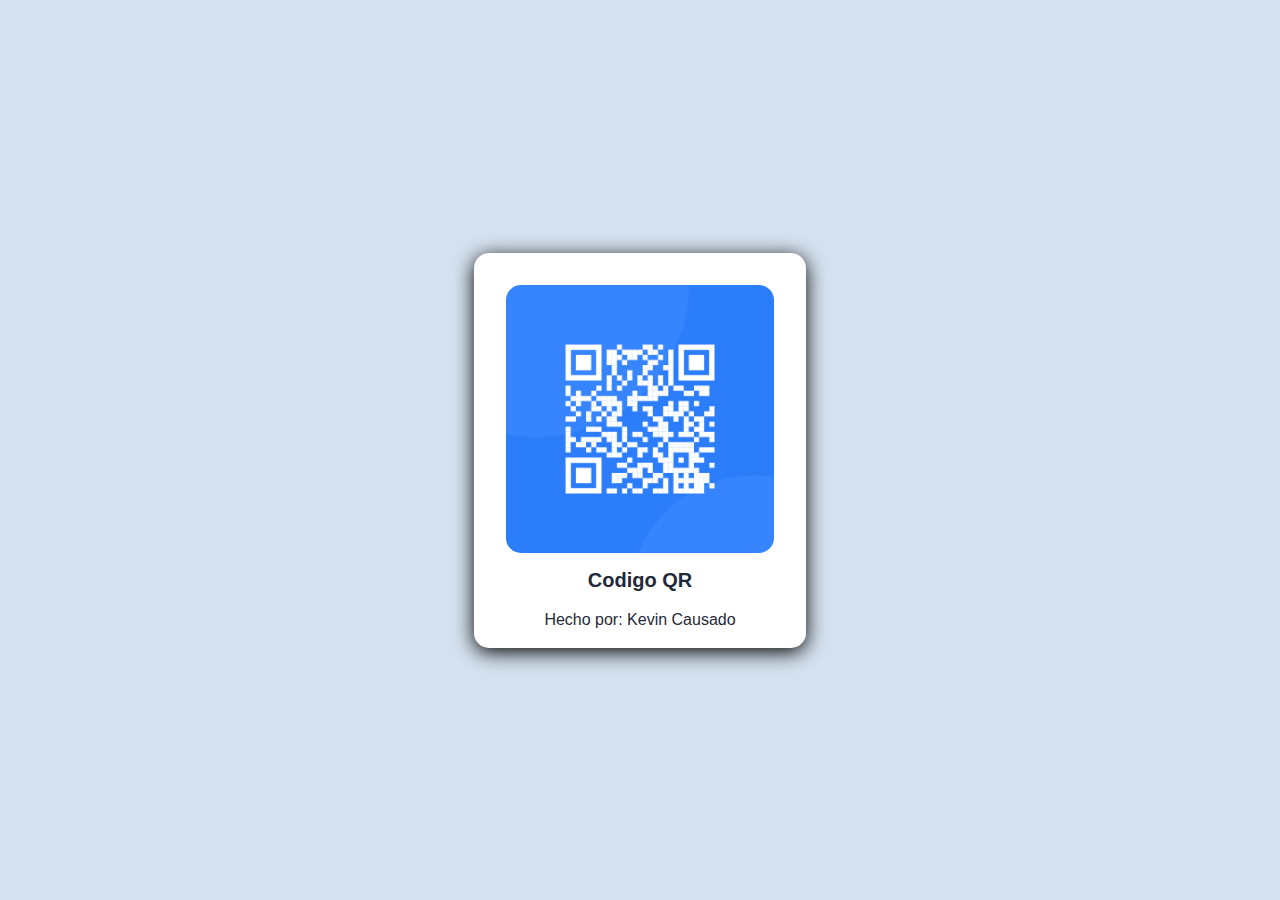
<file: challenge_1/index.html>
<!DOCTYPE html>
<html lang="en">
<head>
  <meta charset="UTF-8">
  <meta name="viewport" content="width=device-width, initial-scale=1.0"> <!-- displays site properly based on user's device -->

  <link rel="icon" type="image/png" sizes="32x32" href="./images/favicon-32x32.png">
  <link rel="stylesheet" href="./css/challenge_1/style.css">
  
  <title>Frontend Mentor | QR code component</title>

  <!-- Feel free to remove these styles or customise in your own stylesheet 👍 -->
  <style>
    .attribution { font-size: 11px; text-align: center; }
    .attribution a { color: hsl(228, 45%, 44%); }
  </style>
</head>
<body>
     
    <div class="card">
      <div class="qr-container">
        <img src="./images/challenge_1/image-qr-code.png" alt="Còdigo QR" class="qr-image">
      </div>
      <h2>Codigo QR</h2>
    <p>Hecho por: Kevin Causado</p>
    </div>
    
</body>
</html>
</file>
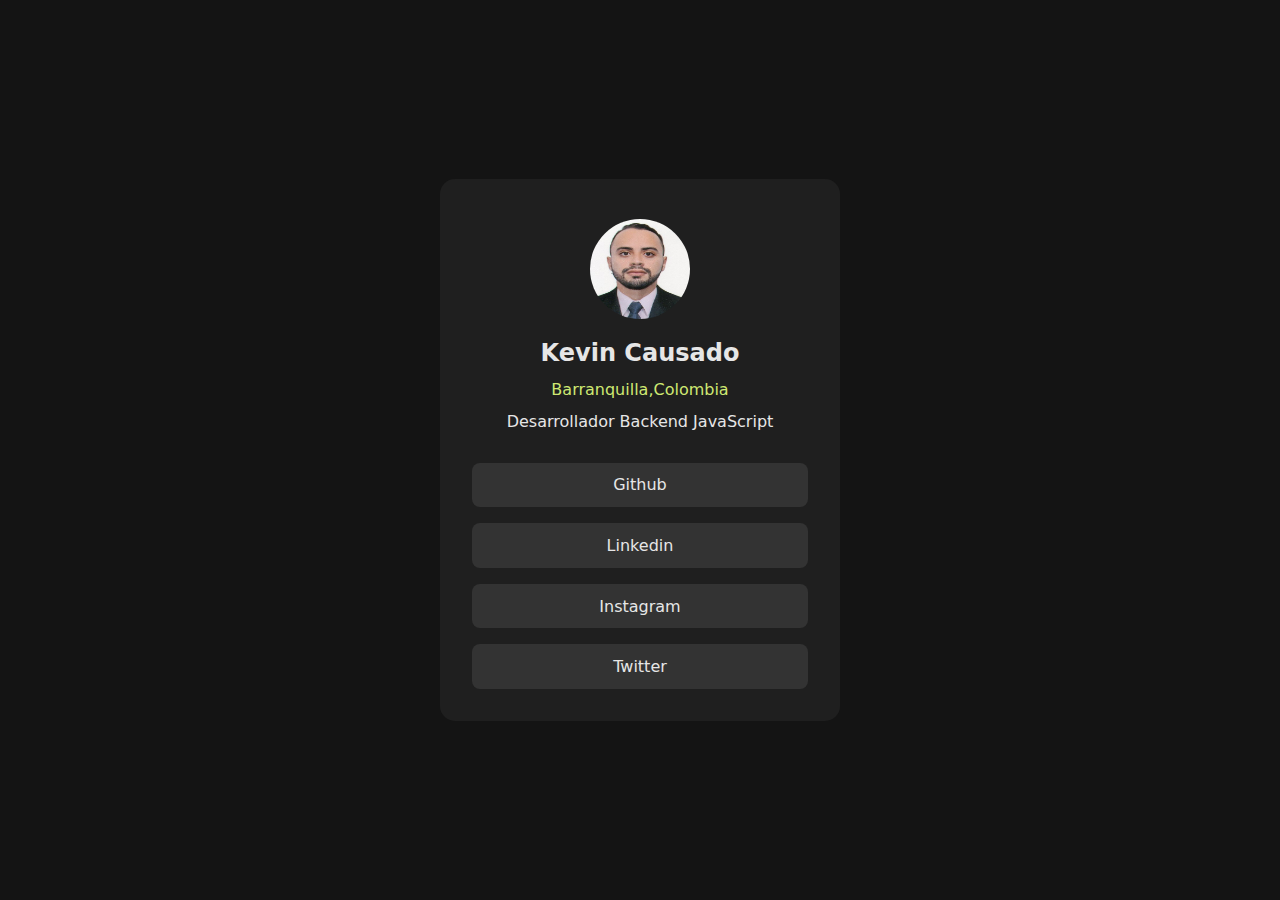
<file: challenge_2/index.html>
<!DOCTYPE html>
<html lang="en">
  <head>
    <meta charset="UTF-8" />
    <meta name="viewport" content="width=device-width, initial-scale=1.0" />
    <!-- displays site properly based on user's device -->

    <link rel="icon" type="image/png" sizes="32x32" href="./assets/images/favicon-32x32.png" />
    <link rel="stylesheet" href="./css/style.css" />

    <title>Frontend Mentor | Social links profile</title>

    <!-- Feel free to remove these styles or customise in your own stylesheet 👍 -->
    <style>
      .attribution {
        font-size: 11px;
        text-align: center;
      }
      .attribution a {
        color: hsl(228, 45%, 44%);
      }
    </style>
  </head>
  <body>
    <div class="card">
      <img src="./assets/images/profile-image.jpg" alt="Jessica Image" class="profile-image" />
      <h1>Kevin Causado</h1>
      <p class="location">Barranquilla,Colombia</p>
      <p class="bio">Desarrollador Backend JavaScript</p>
      <div class="links">
        <a href="" class="link-button">Github</a>
        <a href="" class="link-button">Linkedin</a>
        <a href="" class="link-button">Instagram</a>
        <a href="" class="link-button">Twitter</a>
      </div>      
    </div>
  </body>
</html>
</file>
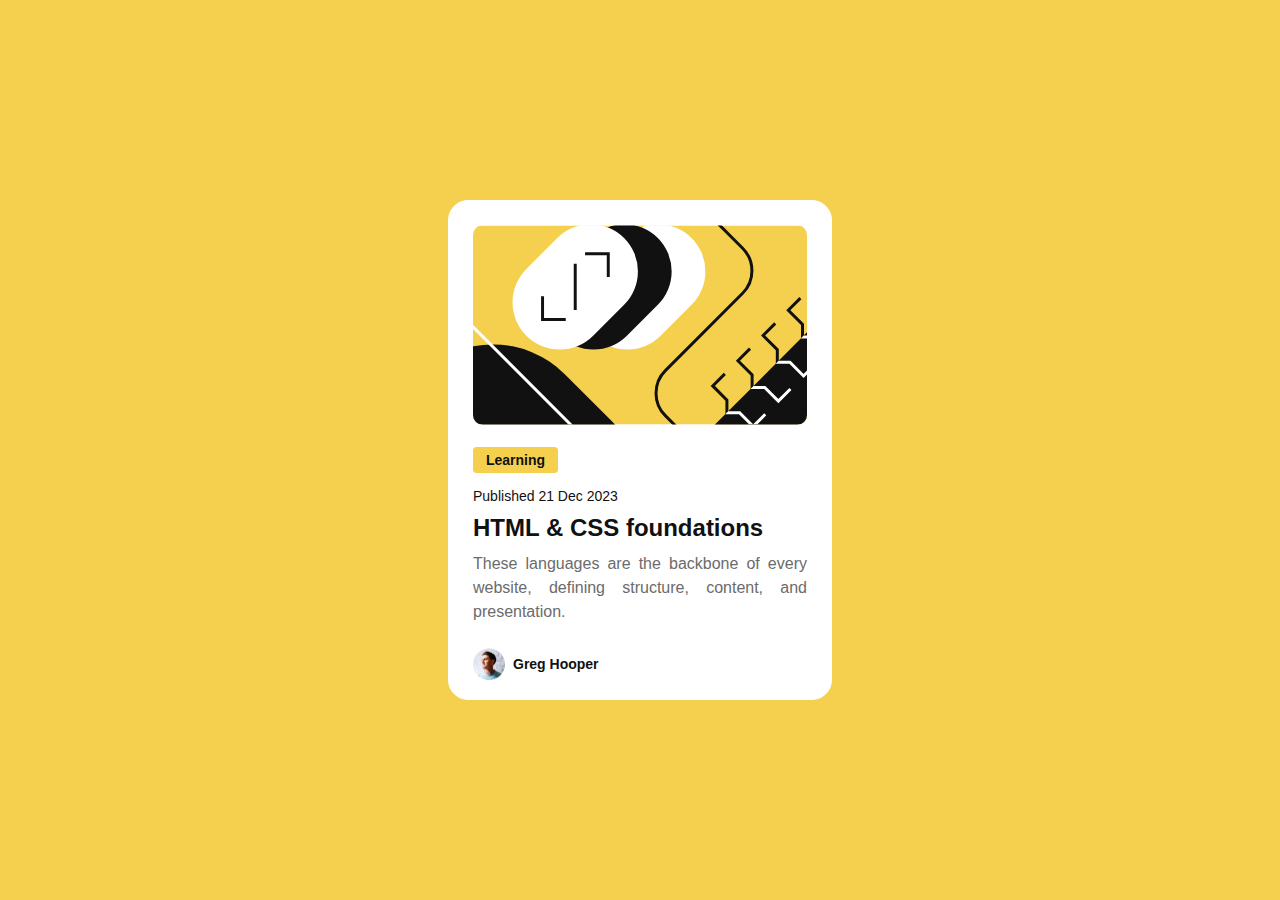
<file: challenge_3/index.html>
<!DOCTYPE html>
<html lang="en">
  <head>
    <meta charset="UTF-8" />
    <meta name="viewport" content="width=device-width, initial-scale=1.0" />
    <!-- displays site properly based on user's device -->

    <link rel="icon" type="image/png" sizes="32x32" href="./assets/images/favicon-32x32.png" />
    <link rel="stylesheet" href="./css/style.css" />

    <title>Frontend Mentor | Blog preview card</title>

    <!-- Feel free to remove these styles or customise in your own stylesheet 👍 -->
    <style>
      .attribution {
        font-size: 11px;
        text-align: center;
      }
      .attribution a {
        color: hsl(228, 45%, 44%);
      }
    </style>
  </head>
  <body>
    <div class="card">
      <div class="card-container">
        <img src="./assets/images/illustration-article.svg" alt="card-image" class="card-image" />
        <span class="card-tag-title">Learning</span>
        <p class="card-published-date">Published 21 Dec 2023</p>
        <h3 class="card-title">HTML & CSS foundations</h3>
        <p class="card-description">These languages are the backbone of every website, defining structure, content, and presentation.</p>
        <div class="card-footer">
          <img src="./assets/images/image-avatar.webp" alt="image-avatar" class="card-image-footer" />
          <span class="card-author-description">Greg Hooper</span>
        </div>
      </div>
    </div>
  </body>
</html>
</file>
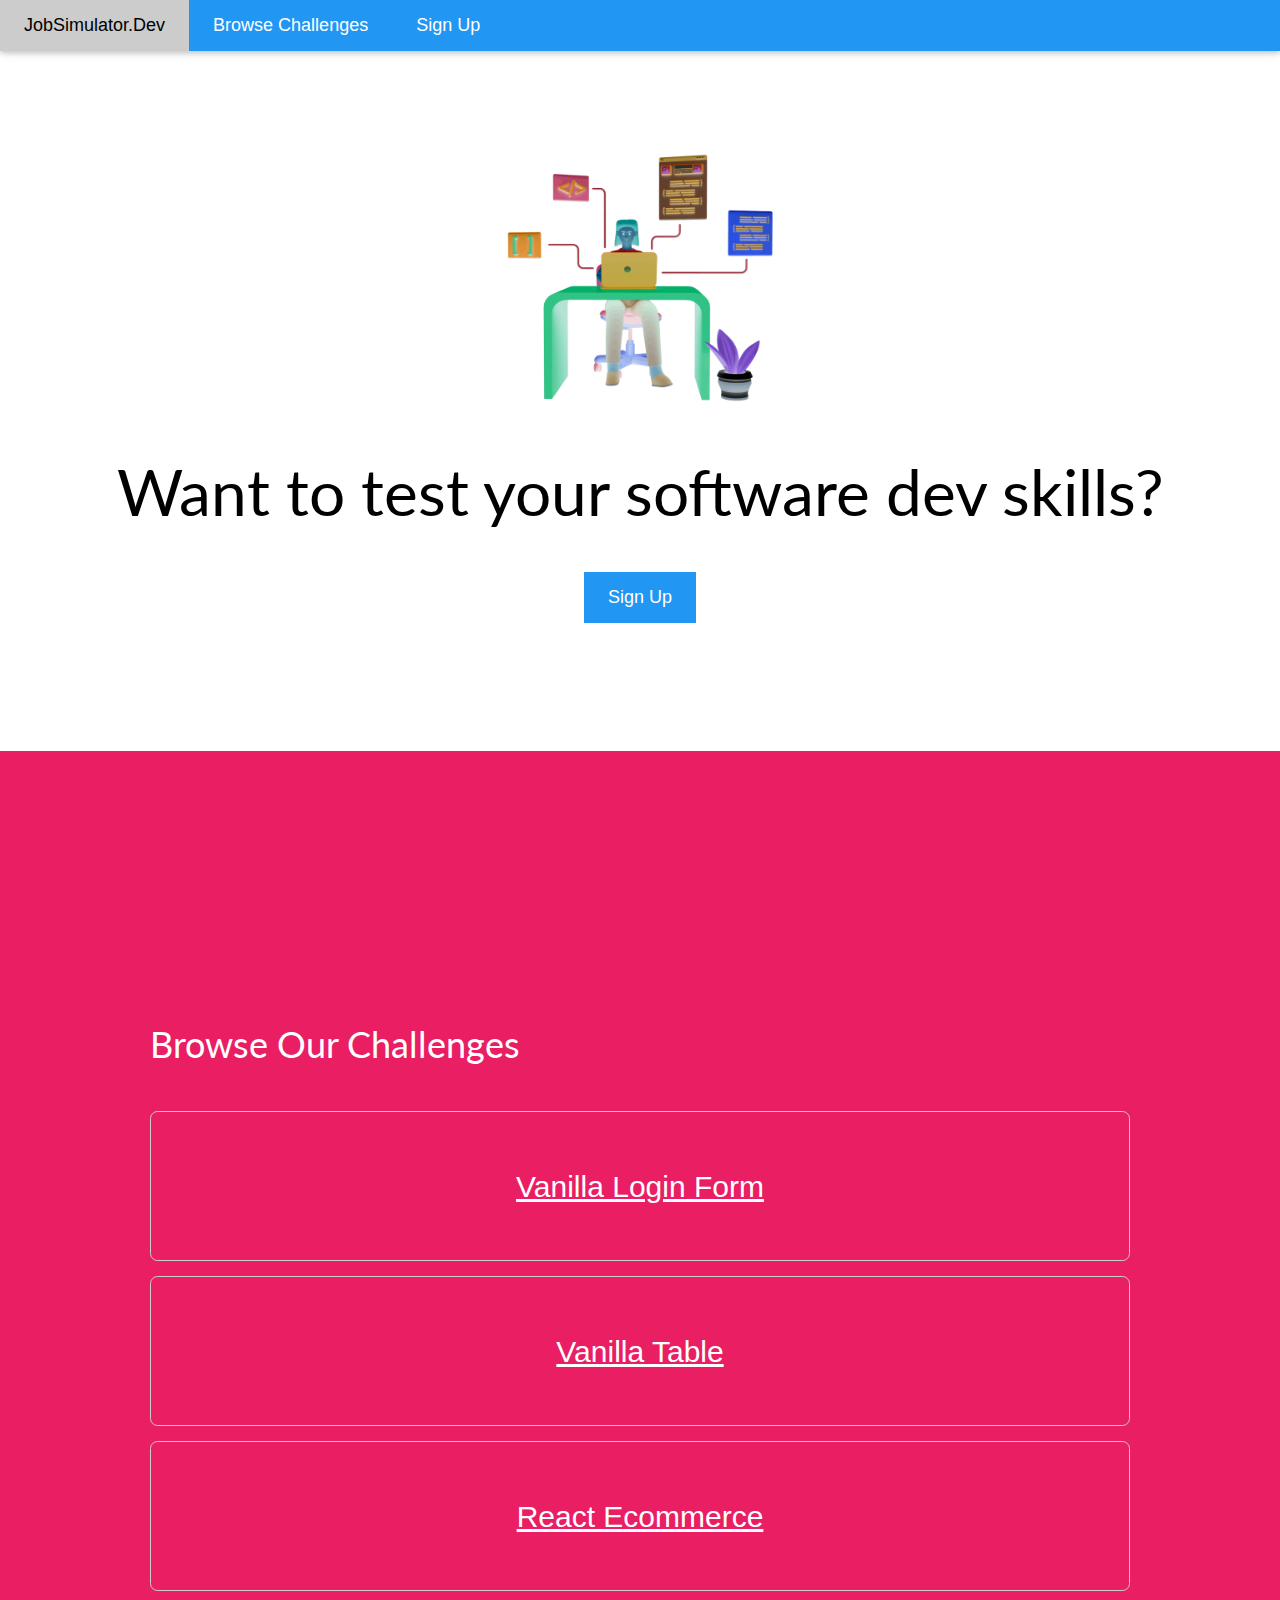
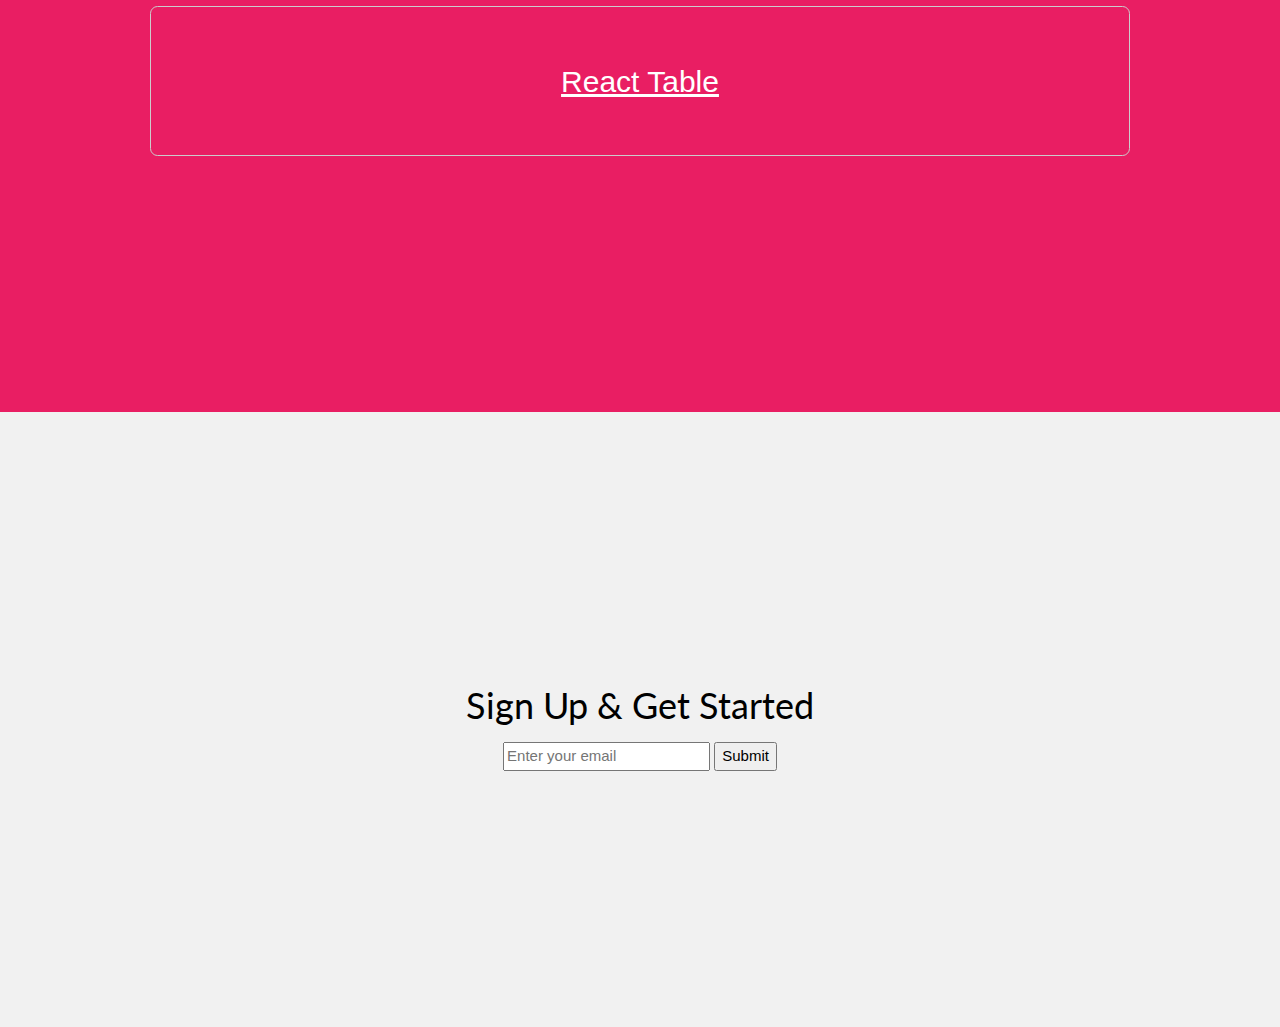
<file: real_projects/002-javascript-landing-page /src/index.html>
<!DOCTYPE html>
<html>
  <head>
    <meta charset="utf-8" />
    <title>JobSimulator.Dev</title>
    <link rel="stylesheet" href="styles.css" />
    <link rel="stylesheet" href="https://fonts.googleapis.com/css?family=Lato" />
    <link rel="stylesheet" href="https://cdnjs.cloudflare.com/ajax/libs/font-awesome/4.7.0/css/font-awesome.min.css" />
    <script src="script.js"></script>
  </head>

  <body>
    <!-- Navbar -->
    <!-- TODO: Fix Issue, Nav Buttons Don't Work (Desktop & Mobile) -->
    <nav class="top">
      <div class="bar blue card left-align large">
        <a class="bar-item button hide-medium hide-large right padding-large hover-white large blue" href="javascript:void(0);" id="hamburger-button" onclick="toggleNav()" title="Toggle Navigation Menu"><i class="fa fa-bars"></i></a>
        <!-- TODO: Fix Issue, Desktop Nav Is Visible on Mobile -->
        <a id="nav-logo" class="bar-item button padding-large white">JobSimulator.Dev</a>
        <a id="nav-challenges" href="#challenges" class="bar-item button padding-large hover-white">Browse Challenges</a>
        <a id="nav-signup" href="#signup" class="bar-item button padding-large hover-white">Sign Up</a>
      </div>

      <!-- Navbar on small screens -->
      <div id="mobile-nav" class="bar-block white hide hide-large hide-medium large">
        <a id="mobile-nav-challenges" class="bar-item button padding-large">Browse Challenges</a>
        <a id="mobile-nav-signup" class="bar-item button padding-large">Sign Up</a>
      </div>
    </nav>

    <!-- Header -->
    <header id="header" class="container white center" style="padding: 128px 16px">
      <img id="jumbo-image" src="./banner-image.png" />
      <h1 class="margin jumbo">Want to test your software dev skills?</h1>
      <a href="#signup" class="button blue padding-large large margin-top">Sign Up</a>
    </header>

    <section id="challenges" class="row-padding pink padding-256 container">
      <div class="content">
        <h1>Browse Our Challenges</h1>
        <div id="challenge-grid">
          <a class="challenge-tile" target="_blank" href="https://github.com/developer-job-simulation/vanilla-login-form">Vanilla Login Form</a>
          <a target="_blank" class="challenge-tile" href="https://github.com/developer-job-simulation/vanilla-table">Vanilla Table</a>
          <a target="_blank" class="challenge-tile" href="https://github.com/developer-job-simulation/react-ecommerce">React Ecommerce</a>
          <a target="_blank" class="challenge-tile" href="https://github.com/developer-job-simulation/react-mui-table">React Table</a>
        </div>
      </div>
    </section>

    <section id="signup" class="row-padding light-grey padding-256 container">
      <div class="content">
        <div id="signup-form">
          <h1>Sign Up & Get Started</h1>
          <form>
            <span id="success-message" class="success-message" hidden="true">Success!</span>
            <span id="taken-error-message" class="error-message" hidden="true">Error: Email Already Taken</span>
            <span id="empty-error-message" class="error-message" hidden="true">Error: Email Address Empty.</span>
            <input id="email" type="email" placeholder="Enter your email" />
            <button>Submit</button>
          </form>
        </div>
      </div>
    </section>
  </body>
</html>
</file>
<file: challenge_1/css/challenge_1/style.css>
body {
  display: flex;
  text-align: center;
  align-items: center;
  justify-content: center;
  margin: 0 auto;
  min-height: 100vh;
  background-color: #d5e1ef;
  font-family: sans-serif;
  
}

.qr-image {
  width: 100%;
  border-radius: 15px;
  height: auto;
  display: block;
}


.card {
  width: 300px;
  background-color: white;
  border-radius: 15px;
  padding: 1rem;
  box-shadow: 0 4px 20px rgba(0 0 0 )  
}

.qr-container{
  padding: 1rem;
  background: white;
  border-radius: 15px;
}

h2{
color:#1f2937;
margin:0 0 1rem 0;
font-weight: 700;
font-size: 1.25rem;
}

p{
color: #1f2937;
line-height: 1.5;
margin:0;
padding: 0 1rem;
font-size: 0.875;
}
</file>
<file: challenge_2/css/style.css>
* {
  padding: 0;
  margin: 0;
  box-sizing: border-box;
}

body {
  background-color: #141414;
  font-family: system-ui, -apple-system, BlinkMacSystemFont, "Segoe UI", Roboto, Oxygen, Ubuntu, Cantarell, "Open Sans", "Helvetica Neue", sans-serif;  
  min-height: 100vh;
  display: flex;
  align-items: center;
  justify-content: center;
  color: white;
}

.card {
  background-color: #1f1f1f;  
  max-width: 400px;
  width: 90%;
  text-align: center;
  border-radius: 15px;
  padding: 2rem;
}

.profile-image {
  width: 100px;
  height: 100px;
  border-radius: 50%;
  margin-bottom: 1rem;
  margin-top: 0.5rem;
}

h1 {
  font-size: 1.5rem;
  margin-bottom: 0.8rem;
  color: #e6e6e6;
}

.location {
  color: #cee872;
  font-size: 0.875;
  margin-bottom: 0.8rem;
}

.bio {
  color: #e6e6e6;
  margin-bottom: 2rem;  
}

.links {
  display: flex;
  flex-direction: column;  
  gap: 1rem; 
}

.link-button {
  color: #e6e6e6;
  text-decoration: none;
  padding: 0.8rem;
  background-color: #333333;
  width: 100%;
  border-radius: 8px;
  transition: all 0.3s ease;
}

.link-button:hover{
  background-color: #c2f01f;
  color:#1f1f1f
}


@media (max-width:480px){
  .card{
    width: 95%;
    padding: 1.5rem;
  }
}
</file>
<file: challenge_3/css/style.css>
* {
  margin: 0;
  padding: 0;
  box-sizing: border-box;
}

body {
  font-family: sans-serif;
  display: flex;
  align-items: center;
  justify-content: center;
  min-height: 100vh;
  background-color: #f4d04e;
  color: #111111;
}

.card {
  width: 24rem;
  height: 31.25rem;
  border: 0.0625px solid #ffffff;
  background-color: #ffffff;
  border-radius: 1.25rem;
  font-size: 0.875rem;
}

.card-container {
  padding: 1.5rem;
}

.card-image {
  margin-bottom: 1.5rem;
  border-radius: 0.625rem;
  width: 100%;
}

.card-tag-title {
  border: 0.0625px solid #f4d04e;
  padding: 0.25rem 0.75rem;
  border-radius: 0.25rem;
  background-color: #f4d04e;
  font-weight: bold;
}

.card-published-date {
  margin-top: 1.25rem;
}

.card-title {
  margin-top: 0.625rem;
  font-size: 1.5rem;
}

.card-description {
  margin-top: 0.625rem;
  font-size: 1rem;
  text-align: justify;
  color: #6b6b6b;
  line-height: 1.5;
}

.card-footer {
  margin-top: 1.5rem;
  display: flex;
  align-items: center;
  gap: 0.5rem;
}

.card-image-footer {
  width: 2rem;
}

.card-author-description {
  font-weight: bold;
}

@media (max-width: 480px) {
  .card {
    width: 20rem;
    height: 28rem;
    font-size: 0.75rem;
  }

  .card-title {
    font-size: 1.25rem;
  }
}
</file>
<file: real_projects/002-javascript-landing-page /src/styles.css>
*,
*:before,
*:after {
  box-sizing: inherit;
}
/* Extract from normalize.css by Nicolas Gallagher and Jonathan Neal git.io/normalize */
html {
  -ms-text-size-adjust: 100%;
  -webkit-text-size-adjust: 100%;
}
body {
  margin: 0;
}
article,
aside,
details,
figcaption,
figure,
footer,
header,
main,
menu,
nav,
section {
  display: block;
}
[hidden],
template {
  display: none;
}
a {
  background-color: transparent;
}
img {
  border-style: none;
}

button,
input,
select,
textarea,
optgroup {
  font: inherit;
  margin: 0;
}
optgroup {
  font-weight: bold;
}
button,
input {
  overflow: visible;
}
button,
select {
  text-transform: none;
}
button,
[type="button"],
[type="reset"],
[type="submit"] {
  -webkit-appearance: button;
}
button::-moz-focus-inner,
[type="button"]::-moz-focus-inner,
[type="reset"]::-moz-focus-inner,
[type="submit"]::-moz-focus-inner {
  border-style: none;
  padding: 0;
}
button:-moz-focusring,
[type="button"]:-moz-focusring,
[type="reset"]:-moz-focusring,
[type="submit"]:-moz-focusring {
  outline: 1px dotted ButtonText;
}
fieldset {
  border: 1px solid #c0c0c0;
  margin: 0 2px;
  padding: 0.35em 0.625em 0.75em;
}
legend {
  color: inherit;
  display: table;
  max-width: 100%;
  padding: 0;
  white-space: normal;
}
textarea {
  overflow: auto;
}
[type="checkbox"],
[type="radio"] {
  padding: 0;
}
[type="number"]::-webkit-inner-spin-button,
[type="number"]::-webkit-outer-spin-button {
  height: auto;
}
[type="search"] {
  -webkit-appearance: textfield;
  outline-offset: -2px;
}
[type="search"]::-webkit-search-decoration {
  -webkit-appearance: none;
}
::-webkit-file-upload-button {
  -webkit-appearance: button;
  font: inherit;
}
/* End extract */
html,
body {
  font-family: Verdana, sans-serif;
  font-size: 15px;
  line-height: 1.5;
}
html {
  overflow-x: hidden;
}
h1 {
  font-size: 36px;
}
h2 {
  font-size: 30px;
}
h3 {
  font-size: 24px;
}
h4 {
  font-size: 20px;
}
h5 {
  font-size: 18px;
}
h6 {
  font-size: 16px;
}
.serif {
  font-family: serif;
}
.sans-serif {
  font-family: sans-serif;
}
.cursive {
  font-family: cursive;
}
.monospace {
  font-family: monospace;
}
h1,
h2,
h3,
h4,
h5,
h6 {
  font-family: "Lato", Arial, sans-serif;
  font-weight: 400;
  margin: 10px 0;
}
.wide {
  letter-spacing: 4px;
}
hr {
  border: 0;
  border-top: 1px solid #eee;
  margin: 20px 0;
}
.image {
  max-width: 100%;
  height: auto;
}
img {
  vertical-align: middle;
}
a {
  color: inherit;
}
.table,
.table-all {
  border-collapse: collapse;
  border-spacing: 0;
  width: 100%;
  display: table;
}
.table-all {
  border: 1px solid #ccc;
}
.bordered tr,
.table-all tr {
  border-bottom: 1px solid #ddd;
}
.striped tbody tr:nth-child(even) {
  background-color: #f1f1f1;
}
.table-all tr:nth-child(odd) {
  background-color: #fff;
}
.table-all tr:nth-child(even) {
  background-color: #f1f1f1;
}
.hoverable tbody tr:hover,
.ul.hoverable li:hover {
  background-color: #ccc;
}
.centered tr th,
.centered tr td {
  text-align: center;
}
.table td,
.table th,
.table-all td,
.table-all th {
  padding: 8px 8px;
  display: table-cell;
  text-align: left;
  vertical-align: top;
}
.table th:first-child,
.table td:first-child,
.table-all th:first-child,
.table-all td:first-child {
  padding-left: 16px;
}
.btn,
.button {
  border: none;
  display: inline-block;
  padding: 8px 16px;
  vertical-align: middle;
  overflow: hidden;
  text-decoration: none;
  color: inherit;
  background-color: inherit;
  text-align: center;
  cursor: pointer;
  white-space: nowrap;
}
.btn:hover {
  box-shadow: 0 8px 16px 0 rgba(0, 0, 0, 0.2), 0 6px 20px 0 rgba(0, 0, 0, 0.19);
}
.btn,
.button {
  -webkit-touch-callout: none;
  -webkit-user-select: none;
  -khtml-user-select: none;
  -moz-user-select: none;
  -ms-user-select: none;
  user-select: none;
}
.disabled,
.btn:disabled,
.button:disabled {
  cursor: not-allowed;
  opacity: 0.3;
}
.disabled *,
:disabled * {
  pointer-events: none;
}
.btn.disabled:hover,
.btn:disabled:hover {
  box-shadow: none;
}
.badge,
.tag {
  background-color: #000;
  color: #fff;
  display: inline-block;
  padding-left: 8px;
  padding-right: 8px;
  text-align: center;
}
.badge {
  border-radius: 50%;
}

#signup-form {
  display: flex;
  flex-direction: column;
  width: 100%;
  align-items: center;
}

form > span {
  display: block;
}

.ul {
  list-style-type: none;
  padding: 0;
  margin: 0;
}
.ul li {
  padding: 8px 16px;
  border-bottom: 1px solid #ddd;
}
.ul li:last-child {
  border-bottom: none;
}
.tooltip,
.display-container {
  position: relative;
}
.tooltip .text {
  display: none;
}
.tooltip:hover .text {
  display: inline-block;
}
.ripple:active {
  opacity: 0.5;
}
.ripple {
  transition: opacity 0s;
}
.input {
  padding: 8px;
  display: block;
  border: none;
  border-bottom: 1px solid #ccc;
  width: 100%;
}
.select {
  padding: 9px 0;
  width: 100%;
  border: none;
  border-bottom: 1px solid #ccc;
}
.dropdown-click,
.dropdown-hover {
  position: relative;
  display: inline-block;
  cursor: pointer;
}
.dropdown-hover:hover .dropdown-content {
  display: block;
}
.dropdown-hover:first-child,
.dropdown-click:hover {
  background-color: #ccc;
  color: #000;
}
.dropdown-hover:hover > .button:first-child,
.dropdown-click:hover > .button:first-child {
  background-color: #ccc;
  color: #000;
}
.dropdown-content {
  cursor: auto;
  color: #000;
  background-color: #fff;
  display: none;
  position: absolute;
  min-width: 160px;
  margin: 0;
  padding: 0;
  z-index: 1;
}
.check,
.radio {
  width: 24px;
  height: 24px;
  position: relative;
  top: 6px;
}

.challenge-tile {
  display: flex;
  flex-direction: column;
  justify-content: center;
  align-items: center;
  border: 1px solid #ccc;
  border-radius: 0.5rem;
  font-size: 2rem;
}

.sidebar {
  height: 100%;
  width: 200px;
  background-color: #fff;
  position: fixed !important;
  z-index: 1;
  overflow: auto;
}
.bar-block .dropdown-hover,
.bar-block .dropdown-click {
  width: 100%;
}
.bar-block .dropdown-hover .dropdown-content,
.bar-block .dropdown-click .dropdown-content {
  min-width: 100%;
}
.bar-block .dropdown-hover .button,
.bar-block .dropdown-click .button {
  width: 100%;
  text-align: left;
  padding: 8px 16px;
}
.main,
#main {
  transition: margin-left 0.4s;
}
.modal {
  z-index: 3;
  display: none;
  padding-top: 100px;
  position: fixed;
  left: 0;
  top: 0;
  width: 100%;
  height: 100%;
  overflow: auto;
  background-color: rgb(0, 0, 0);
  background-color: rgba(0, 0, 0, 0.4);
}
.modal-content {
  margin: auto;
  background-color: #fff;
  position: relative;
  padding: 0;
  outline: 0;
  width: 600px;
}
.bar {
  width: 100%;
  overflow: hidden;
}
.center .bar {
  display: inline-block;
  width: auto;
}
.bar .bar-item {
  padding: 8px 16px;
  float: left;
  width: auto;
  border: none;
  display: block;
  outline: 0;
}
.bar .dropdown-hover,
.bar .dropdown-click {
  position: static;
  float: left;
}
.bar .button {
  white-space: normal;
}
.bar-block .bar-item {
  width: 100%;
  display: block;
  padding: 8px 16px;
  text-align: left;
  border: none;
  white-space: normal;
  float: none;
  outline: 0;
}

.challenge-tile:hover {
  background-color: #ccc;
  color: black;
  cursor: pointer;
}

.bar-block.center .bar-item {
  text-align: center;
}
.block {
  display: block;
  width: 100%;
}
.responsive {
  display: block;
  overflow-x: auto;
}
.container:after,
.container:before,
.panel:after,
.panel:before,
.row:after,
.row:before,
.row-padding:after,
.row-padding:before,
.cell-row:before,
.cell-row:after,
.clear:after,
.clear:before,
.bar:before,
.bar:after {
  content: "";
  display: table;
  clear: both;
}
.col,
.half,
.third,
.twothird,
.threequarter,
.quarter {
  float: left;
  width: 100%;
}
.col.s1 {
  width: 8.33333%;
}
.col.s2 {
  width: 16.66666%;
}
.col.s3 {
  width: 24.99999%;
}
.col.s4 {
  width: 33.33333%;
}
.col.s5 {
  width: 41.66666%;
}
.col.s6 {
  width: 49.99999%;
}
.col.s7 {
  width: 58.33333%;
}
.col.s8 {
  width: 66.66666%;
}
.col.s9 {
  width: 74.99999%;
}
.col.s10 {
  width: 83.33333%;
}
.col.s11 {
  width: 91.66666%;
}
.col.s12 {
  width: 99.99999%;
}
@media (min-width: 601px) {
  .col.m1 {
    width: 8.33333%;
  }
  .col.m2 {
    width: 16.66666%;
  }
  .col.m3,
  .quarter {
    width: 24.99999%;
  }
  .col.m4,
  .third {
    width: 33.33333%;
  }
  .col.m5 {
    width: 41.66666%;
  }
  .col.m6,
  .half {
    width: 49.99999%;
  }
  .col.m7 {
    width: 58.33333%;
  }
  .col.m8,
  .twothird {
    width: 66.66666%;
  }
  .col.m9,
  .threequarter {
    width: 74.99999%;
  }
  .col.m10 {
    width: 83.33333%;
  }
  .col.m11 {
    width: 91.66666%;
  }
  .col.m12 {
    width: 99.99999%;
  }
}
@media (min-width: 993px) {
  .col.l1 {
    width: 8.33333%;
  }
  .col.l2 {
    width: 16.66666%;
  }
  .col.l3 {
    width: 24.99999%;
  }
  .col.l4 {
    width: 33.33333%;
  }
  .col.l5 {
    width: 41.66666%;
  }
  .col.l6 {
    width: 49.99999%;
  }
  .col.l7 {
    width: 58.33333%;
  }
  .col.l8 {
    width: 66.66666%;
  }
  .col.l9 {
    width: 74.99999%;
  }
  .col.l10 {
    width: 83.33333%;
  }
  .col.l11 {
    width: 91.66666%;
  }
  .col.l12 {
    width: 99.99999%;
  }
}
.rest {
  overflow: hidden;
}
.stretch {
  margin-left: -16px;
  margin-right: -16px;
}
.content,
.auto {
  margin-left: auto;
  margin-right: auto;
}
.content {
  max-width: 980px;
}
.auto {
  max-width: 1140px;
}
.cell-row {
  display: table;
  width: 100%;
}
.cell {
  display: table-cell;
}
.cell-top {
  vertical-align: top;
}
.cell-middle {
  vertical-align: middle;
}
.cell-bottom {
  vertical-align: bottom;
}
.hide {
  display: none !important;
}
.show-block,
.show {
  display: block !important;
}
.show-inline-block {
  display: inline-block !important;
}
@media (max-width: 1205px) {
  .auto {
    max-width: 95%;
  }
}

#jumbo-image {
  max-height: 20rem;
  /* TODO: Invert banner colors using CSS */
}

@media (max-width: 600px) {
  .modal-content {
    margin: 0 10px;
    width: auto !important;
  }
  .modal {
    padding-top: 30px;
  }
  .dropdown-hover.mobile .dropdown-content,
  .dropdown-click.mobile .dropdown-content {
    position: relative;
  }
  .hide-small {
    display: none !important;
  }
  .mobile {
    display: block;
    width: 100% !important;
  }
  .bar-item.mobile,
  .dropdown-hover.mobile,
  .dropdown-click.mobile {
    text-align: center;
  }
  .dropdown-hover.mobile,
  .dropdown-hover.mobile .btn,
  .dropdown-hover.mobile .button,
  .dropdown-click.mobile,
  .dropdown-click.mobile .btn,
  .dropdown-click.mobile .button {
    width: 100%;
  }
}
@media (max-width: 768px) {
  .modal-content {
    width: 500px;
  }
  .modal {
    padding-top: 50px;
  }
}
@media (min-width: 993px) {
  .modal-content {
    width: 900px;
  }
  .hide-large {
    display: none !important;
  }
  .sidebar.collapse {
    display: block !important;
  }
}
@media (max-width: 992px) and (min-width: 601px) {
  .hide-medium {
    display: none !important;
  }
}
@media (max-width: 992px) {
  .sidebar.collapse {
    display: none;
  }
  .main {
    margin-left: 0 !important;
    margin-right: 0 !important;
  }
  .auto {
    max-width: 100%;
  }
}
.top,
.bottom {
  position: fixed;
  width: 100%;
  z-index: 1;
}
.top {
  top: 0;
}
.bottom {
  bottom: 0;
}
.overlay {
  position: fixed;
  display: none;
  width: 100%;
  height: 100%;
  top: 0;
  left: 0;
  right: 0;
  bottom: 0;
  background-color: rgba(0, 0, 0, 0.5);
  z-index: 2;
}
.display-topleft {
  position: absolute;
  left: 0;
  top: 0;
}
.display-topright {
  position: absolute;
  right: 0;
  top: 0;
}
.display-bottomleft {
  position: absolute;
  left: 0;
  bottom: 0;
}
.display-bottomright {
  position: absolute;
  right: 0;
  bottom: 0;
}
.display-middle {
  position: absolute;
  top: 50%;
  left: 50%;
  transform: translate(-50%, -50%);
  -ms-transform: translate(-50%, -50%);
}
.display-left {
  position: absolute;
  top: 50%;
  left: 0%;
  transform: translate(0%, -50%);
  -ms-transform: translate(-0%, -50%);
}
.display-right {
  position: absolute;
  top: 50%;
  right: 0%;
  transform: translate(0%, -50%);
  -ms-transform: translate(0%, -50%);
}
.display-topmiddle {
  position: absolute;
  left: 50%;
  top: 0;
  transform: translate(-50%, 0%);
  -ms-transform: translate(-50%, 0%);
}
.display-bottommiddle {
  position: absolute;
  left: 50%;
  bottom: 0;
  transform: translate(-50%, 0%);
  -ms-transform: translate(-50%, 0%);
}
.display-container:hover .display-hover {
  display: block;
}
.display-container:hover span.display-hover {
  display: inline-block;
}
.display-hover {
  display: none;
}
.display-position {
  position: absolute;
}
.circle {
  border-radius: 50%;
}
.round-small {
  border-radius: 2px;
}
.round,
.round-medium {
  border-radius: 4px;
}
.round-large {
  border-radius: 8px;
}
.round-xlarge {
  border-radius: 16px;
}
.round-xxlarge {
  border-radius: 32px;
}
.row-padding,
.row-padding > .half,
.row-padding > .third,
.row-padding > .twothird,
.row-padding > .threequarter,
.row-padding > .quarter,
.row-padding > .col {
  padding: 0 8px;
}
.container,
.panel {
  padding: 0.01em 16px;
}
.panel {
  margin-top: 16px;
  margin-bottom: 16px;
}
.code,
.codespan {
  font-family: Consolas, "courier new";
  font-size: 16px;
}

#challenge-grid {
  display: grid;
  /* TODO: Fix Issue, Tiles Need to be 2x2 Grid. Change only grid-template-columns */
  grid-template-columns: none;
  grid-auto-rows: 10rem;
  gap: 1rem;
  padding-top: 2rem;
}

.code {
  width: auto;
  background-color: #fff;
  padding: 8px 12px;
  border-left: 4px solid #4caf50;
  word-wrap: break-word;
}
.codespan {
  color: crimson;
  background-color: #f1f1f1;
  padding-left: 4px;
  padding-right: 4px;
  font-size: 110%;
}
.card,
.card-2 {
  box-shadow: 0 2px 5px 0 rgba(0, 0, 0, 0.16), 0 2px 10px 0 rgba(0, 0, 0, 0.12);
}
.card-4,
.hover-shadow:hover {
  box-shadow: 0 4px 10px 0 rgba(0, 0, 0, 0.2), 0 4px 20px 0 rgba(0, 0, 0, 0.19);
}
.spin {
  animation: spin 2s infinite linear;
}
@keyframes spin {
  0% {
    transform: rotate(0deg);
  }
  100% {
    transform: rotate(359deg);
  }
}
.animate-fading {
  animation: fading 10s infinite;
}
@keyframes fading {
  0% {
    opacity: 0;
  }
  50% {
    opacity: 1;
  }
  100% {
    opacity: 0;
  }
}
.animate-opacity {
  animation: opac 0.8s;
}
@keyframes opac {
  from {
    opacity: 0;
  }
  to {
    opacity: 1;
  }
}
.animate-top {
  position: relative;
  animation: animatetop 0.4s;
}
@keyframes animatetop {
  from {
    top: -300px;
    opacity: 0;
  }
  to {
    top: 0;
    opacity: 1;
  }
}
.animate-left {
  position: relative;
  animation: animateleft 0.4s;
}
@keyframes animateleft {
  from {
    left: -300px;
    opacity: 0;
  }
  to {
    left: 0;
    opacity: 1;
  }
}
.animate-right {
  position: relative;
  animation: animateright 0.4s;
}
@keyframes animateright {
  from {
    right: -300px;
    opacity: 0;
  }
  to {
    right: 0;
    opacity: 1;
  }
}
.animate-bottom {
  position: relative;
  animation: animatebottom 0.4s;
}
@keyframes animatebottom {
  from {
    bottom: -300px;
    opacity: 0;
  }
  to {
    bottom: 0;
    opacity: 1;
  }
}
.animate-zoom {
  animation: animatezoom 0.6s;
}
@keyframes animatezoom {
  from {
    transform: scale(0);
  }
  to {
    transform: scale(1);
  }
}
.animate-input {
  transition: width 0.4s ease-in-out;
}
.animate-input:focus {
  width: 100% !important;
}
.opacity,
.hover-opacity:hover {
  opacity: 0.6;
}
.opacity-off,
.hover-opacity-off:hover {
  opacity: 1;
}
.opacity-max {
  opacity: 0.25;
}
.opacity-min {
  opacity: 0.75;
}
.greyscale-max,
.grayscale-max,
.hover-greyscale:hover,
.hover-grayscale:hover {
  filter: grayscale(100%);
}
.greyscale,
.grayscale {
  filter: grayscale(75%);
}
.greyscale-min,
.grayscale-min {
  filter: grayscale(50%);
}
.sepia {
  filter: sepia(75%);
}
.sepia-max,
.hover-sepia:hover {
  filter: sepia(100%);
}
.sepia-min {
  filter: sepia(50%);
}
.tiny {
  font-size: 10px !important;
}
.small {
  font-size: 12px !important;
}
.medium {
  font-size: 15px !important;
}
.large {
  font-size: 18px !important;
}
.xlarge {
  font-size: 24px !important;
}
.xxlarge {
  font-size: 36px !important;
}
.xxxlarge {
  font-size: 48px !important;
}
.jumbo {
  font-size: 64px !important;
}
.left-align {
  text-align: left !important;
}
.right-align {
  text-align: right !important;
}
.justify {
  text-align: justify !important;
}
.center {
  text-align: center !important;
}
.border-0 {
  border: 0 !important;
}
.border {
  border: 1px solid #ccc !important;
}
.border-top {
  border-top: 1px solid #ccc !important;
}
.border-bottom {
  border-bottom: 1px solid #ccc !important;
}
.border-left {
  border-left: 1px solid #ccc !important;
}
.border-right {
  border-right: 1px solid #ccc !important;
}
.topbar {
  border-top: 6px solid #ccc !important;
}
.bottombar {
  border-bottom: 6px solid #ccc !important;
}
.leftbar {
  border-left: 6px solid #ccc !important;
}
.rightbar {
  border-right: 6px solid #ccc !important;
}
.section,
.code {
  margin-top: 16px !important;
  margin-bottom: 16px !important;
}
.margin {
  margin: 16px !important;
}
.margin-top {
  margin-top: 16px !important;
}
.margin-bottom {
  margin-bottom: 16px !important;
}
.margin-left {
  margin-left: 16px !important;
}
.margin-right {
  margin-right: 16px !important;
}
.padding-small {
  padding: 4px 8px !important;
}
.padding {
  padding: 8px 16px !important;
}
.padding-large {
  padding: 12px 24px !important;
}
.padding-16 {
  padding-top: 16px !important;
  padding-bottom: 16px !important;
}
.padding-24 {
  padding-top: 24px !important;
  padding-bottom: 24px !important;
}
.padding-32 {
  padding-top: 32px !important;
  padding-bottom: 32px !important;
}
.padding-48 {
  padding-top: 48px !important;
  padding-bottom: 48px !important;
}
.padding-64 {
  padding-top: 64px !important;
  padding-bottom: 64px !important;
}
.padding-256 {
  padding-top: 256px !important;
  padding-bottom: 256px !important;
}
.padding-top-64 {
  padding-top: 64px !important;
}
.padding-top-48 {
  padding-top: 48px !important;
}
.padding-top-32 {
  padding-top: 32px !important;
}
.padding-top-24 {
  padding-top: 24px !important;
}
.left {
  float: left !important;
}
.right {
  float: right !important;
}
.button:hover {
  color: #000 !important;
  background-color: #ccc !important;
}
.transparent,
.hover-none:hover {
  background-color: transparent !important;
}
.hover-none:hover {
  box-shadow: none !important;
}
/* Colors */
.amber,
.hover-amber:hover {
  color: #000 !important;
  background-color: #ffc107 !important;
}
.aqua,
.hover-aqua:hover {
  color: #000 !important;
  background-color: #00ffff !important;
}
.blue,
.hover-blue:hover {
  color: #fff !important;
  background-color: #2196f3 !important;
}
.light-blue,
.hover-light-blue:hover {
  color: #000 !important;
  background-color: #87ceeb !important;
}
.brown,
.hover-brown:hover {
  color: #fff !important;
  background-color: #795548 !important;
}
.cyan,
.hover-cyan:hover {
  color: #000 !important;
  background-color: #00bcd4 !important;
}
.blue-grey,
.hover-blue-grey:hover,
.blue-gray,
.hover-blue-gray:hover {
  color: #fff !important;
  background-color: #607d8b !important;
}
.green,
.hover-green:hover {
  color: #fff !important;
  background-color: #4caf50 !important;
}
.light-green,
.hover-light-green:hover {
  color: #000 !important;
  background-color: #8bc34a !important;
}
.indigo,
.hover-indigo:hover {
  color: #fff !important;
  background-color: #3f51b5 !important;
}
.khaki,
.hover-khaki:hover {
  color: #000 !important;
  background-color: #f0e68c !important;
}
.lime,
.hover-lime:hover {
  color: #000 !important;
  background-color: #cddc39 !important;
}
.orange,
.hover-orange:hover {
  color: #000 !important;
  background-color: #ff9800 !important;
}
.deep-orange,
.hover-deep-orange:hover {
  color: #fff !important;
  background-color: #ff5722 !important;
}
.pink,
.hover-pink:hover {
  color: #fff !important;
  background-color: #e91e63 !important;
}
.purple,
.hover-purple:hover {
  color: #fff !important;
  background-color: #9c27b0 !important;
}
.deep-purple,
.hover-deep-purple:hover {
  color: #fff !important;
  background-color: #673ab7 !important;
}
.red,
.hover-red:hover {
  color: #fff !important;
  background-color: #f44336 !important;
}
.sand,
.hover-sand:hover {
  color: #000 !important;
  background-color: #fdf5e6 !important;
}
.teal,
.hover-teal:hover {
  color: #fff !important;
  background-color: #009688 !important;
}
.yellow,
.hover-yellow:hover {
  color: #000 !important;
  background-color: #ffeb3b !important;
}
.white,
.hover-white:hover {
  color: #000 !important;
  background-color: #fff !important;
}
.black,
.hover-black:hover {
  color: #fff !important;
  background-color: #000 !important;
}
.grey,
.hover-grey:hover,
.gray,
.hover-gray:hover {
  color: #000 !important;
  background-color: #9e9e9e !important;
}
.light-grey,
.hover-light-grey:hover,
.light-gray,
.hover-light-gray:hover {
  color: #000 !important;
  background-color: #f1f1f1 !important;
}
.dark-grey,
.hover-dark-grey:hover,
.dark-gray,
.hover-dark-gray:hover {
  color: #fff !important;
  background-color: #616161 !important;
}
.pale-red,
.hover-pale-red:hover {
  color: #000 !important;
  background-color: #ffdddd !important;
}
.pale-green,
.hover-pale-green:hover {
  color: #000 !important;
  background-color: #ddffdd !important;
}
.pale-yellow,
.hover-pale-yellow:hover {
  color: #000 !important;
  background-color: #ffffcc !important;
}
.pale-blue,
.hover-pale-blue:hover {
  color: #000 !important;
  background-color: #ddffff !important;
}
.text-amber,
.hover-text-amber:hover {
  color: #ffc107 !important;
}
.text-aqua,
.hover-text-aqua:hover {
  color: #00ffff !important;
}
.text-blue,
.hover-text-blue:hover {
  color: #2196f3 !important;
}
.text-light-blue,
.hover-text-light-blue:hover {
  color: #87ceeb !important;
}
.text-brown,
.hover-text-brown:hover {
  color: #795548 !important;
}
.text-cyan,
.hover-text-cyan:hover {
  color: #00bcd4 !important;
}
.text-blue-grey,
.hover-text-blue-grey:hover,
.text-blue-gray,
.hover-text-blue-gray:hover {
  color: #607d8b !important;
}
.text-green,
.hover-text-green:hover {
  color: #4caf50 !important;
}
.text-light-green,
.hover-text-light-green:hover {
  color: #8bc34a !important;
}
.text-indigo,
.hover-text-indigo:hover {
  color: #3f51b5 !important;
}
.text-khaki,
.hover-text-khaki:hover {
  color: #b4aa50 !important;
}
.text-lime,
.hover-text-lime:hover {
  color: #cddc39 !important;
}
.text-orange,
.hover-text-orange:hover {
  color: #ff9800 !important;
}
.text-deep-orange,
.hover-text-deep-orange:hover {
  color: #ff5722 !important;
}
.hover-text-pink:hover {
  color: #e91e63 !important;
}
.text-purple,
.hover-text-purple:hover {
  color: #9c27b0 !important;
}
.text-deep-purple,
.hover-text-deep-purple:hover {
  color: #673ab7 !important;
}
.text-red,
.hover-text-red:hover {
  color: #f44336 !important;
}
.text-sand,
.hover-text-sand:hover {
  color: #fdf5e6 !important;
}
.text-teal,
.hover-text-teal:hover {
  color: #009688 !important;
}
.text-yellow,
.hover-text-yellow:hover {
  color: #d2be0e !important;
}
.text-white,
.hover-text-white:hover {
  color: #fff !important;
}
.text-black,
.hover-text-black:hover {
  color: #000 !important;
}
.text-grey,
.hover-text-grey:hover,
.text-gray,
.hover-text-gray:hover {
  color: #757575 !important;
}
.text-light-grey,
.hover-text-light-grey:hover,
.text-light-gray,
.hover-text-light-gray:hover {
  color: #f1f1f1 !important;
}
.text-dark-grey,
.hover-text-dark-grey:hover,
.text-dark-gray,
.hover-text-dark-gray:hover {
  color: #3a3a3a !important;
}

.error-message {
  color: red;
}

.success-message {
  color: green;
}
</file>
